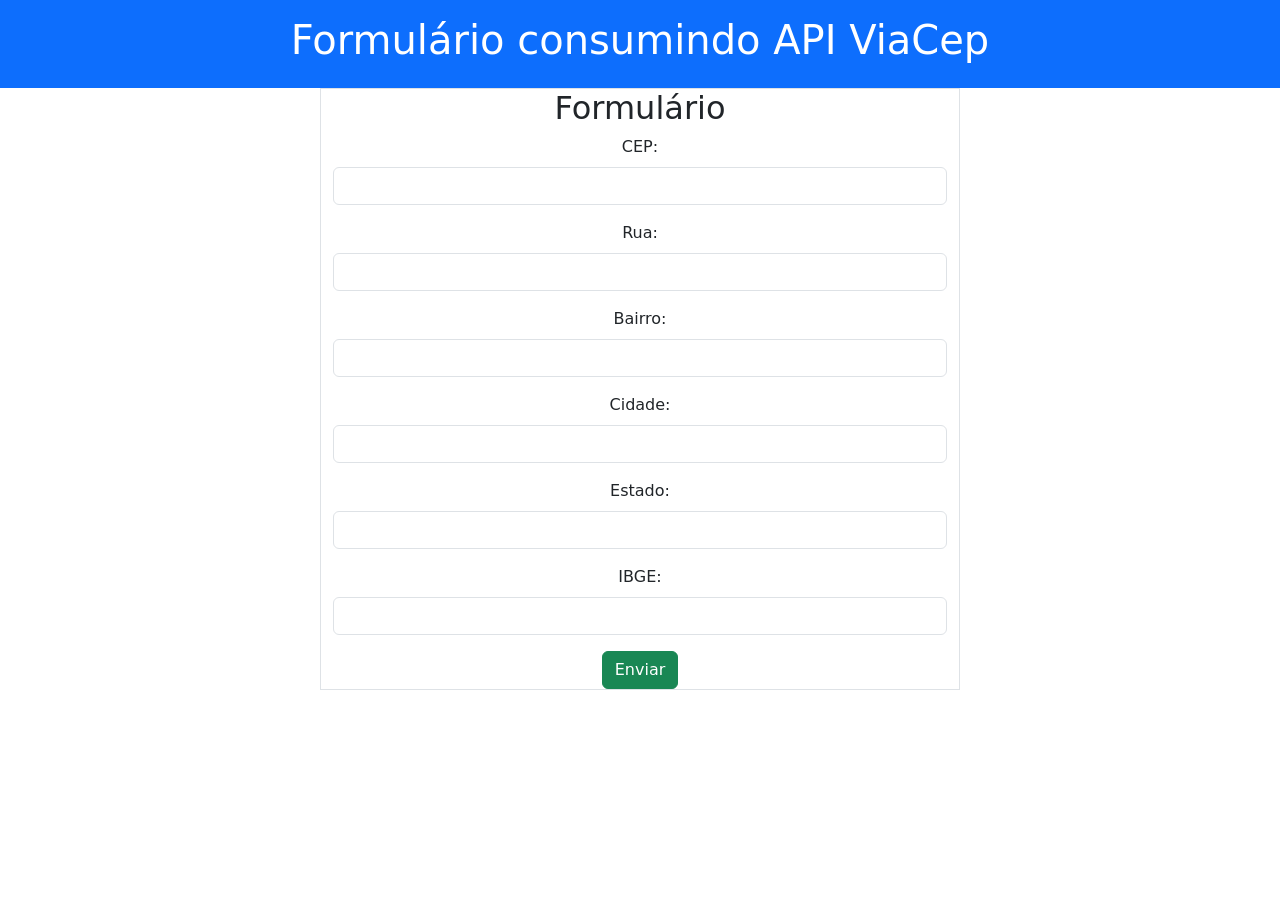
<file: front-end/aula_20082026/index.html>
<!DOCTYPE html>
<html lang="pt-br">
<head>
    <meta charset="UTF-8">
    <meta name="viewport" content="width=device-width, initial-scale=1.0">
    <link href="https://cdn.jsdelivr.net/npm/bootstrap@5.3.8/dist/css/bootstrap.min.css" rel="stylesheet" integrity="sha384-sRIl4kxILFvY47J16cr9ZwB07vP4J8+LH7qKQnuqkuIAvNWLzeN8tE5YBujZqJLB" crossorigin="anonymous">
    <title>Document</title>
</head>
<body>

    <div class="container-fluid text-center">
        <div class="row">
            <div class="col bg-primary text-white p-3">
                <h1> Formulário consumindo API ViaCep </h1>
            </div>
        </div>

        <div class="row">
            <div class="col-3"> </div>
            <div class="col-6 border"> 
                <h2> Formulário </h2>
                <form method="post">
                    <div class="mb-3">
                        <label for="cep" class="form-label">CEP:</label>
                    <input type="text" name="cep" class="form-control">
                    </div>

                    <div class="mb-3">
                        <label for="Rua" class="form-label">Rua:</label>
                    <input type="text" name="Rua" class="form-control">
                    </div>

                    <div class="mb-3">
                        <label for="Bairro" class="form-label">Bairro:</label>
                    <input type="text" name="Bairro" class="form-control">
                    </div>

                    <div class="mb-3">
                        <label for="Cidade" class="form-label">Cidade:</label>
                    <input type="text" name="Cidade" class="form-control">
                    </div>

                    <div class="mb-3">
                        <label for="Estado" class="form-label">Estado:</label>
                    <input type="text" name="Estado" class="form-control">
                    </div>

                    <div class="mb-3">
                        <label for="IBGE" class="form-label">IBGE:</label>
                    <input type="text" name="IBGE" class="form-control">
                    </div>

                    <input type="submit" value="Enviar" class="btn btn-success">
                </form>
            </div>
            <div class="col-3"> </div>
        </div>
    </div>


</body>
</html>
</file>
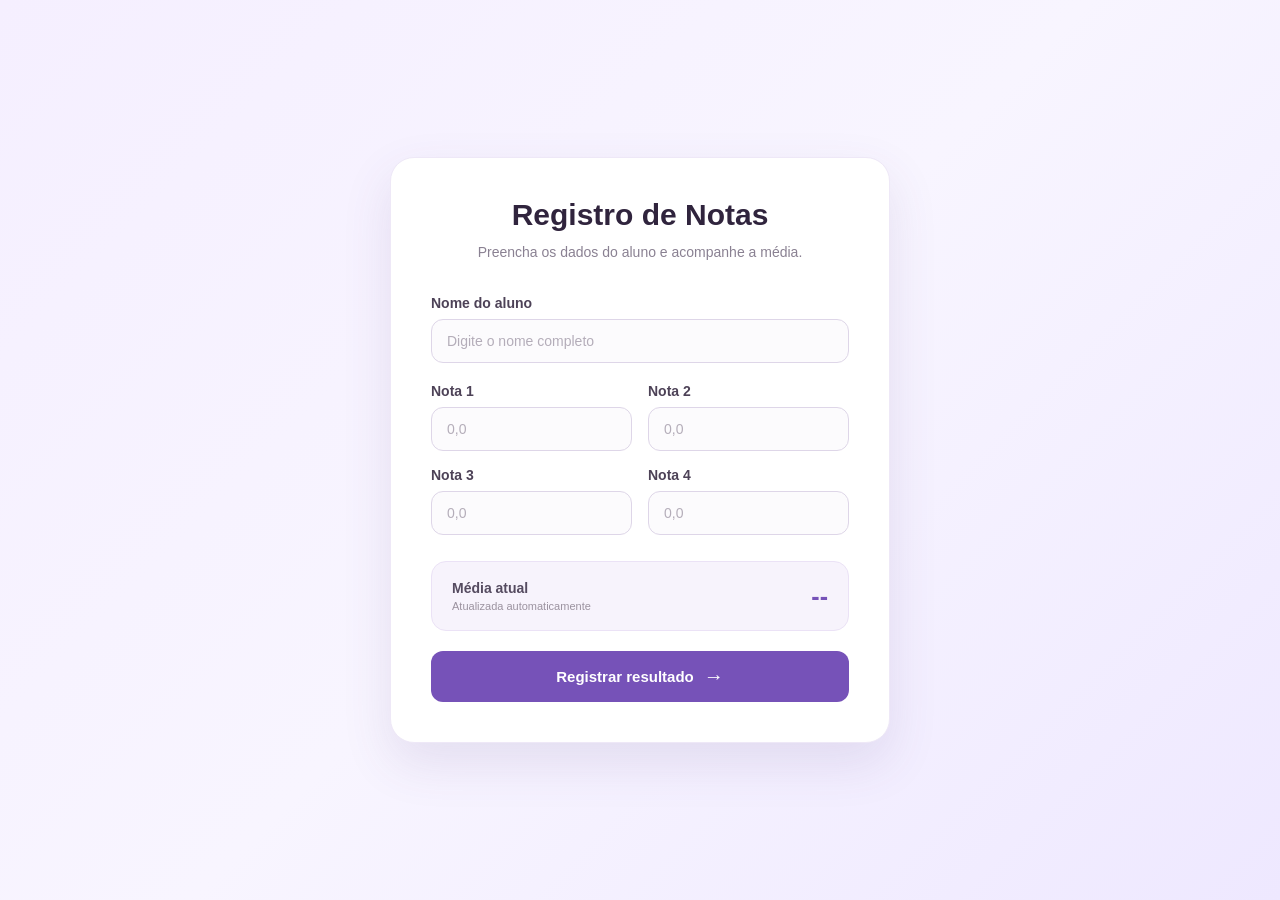
<file: front-end/DOJO/index.html>
<!DOCTYPE html>
<html lang="pt-BR">

<head>
    <meta charset="UTF-8">
    <meta name="viewport" content="width=device-width, initial-scale=1.0">

    <title>Registro de Notas</title>

    <link rel="stylesheet" href="style.css">
</head>

<body>

    <main class="container">

        <section class="card">

            <div class="cabecalho">

                <h1>Registro de Notas</h1>

                <p class="descricao">
                    Preencha os dados do aluno e acompanhe a média.
                </p>
            </div>

            <form id="formulario">

                <div class="campo">
                    <label for="nome">Nome do aluno</label>

                    <input
                        type="text"
                        id="nome"
                        placeholder="Digite o nome completo"
                        required
                    >
                </div>

                <div class="notas">

                    <div class="campo">
                        <label for="nota1">Nota 1</label>

                        <input
                            type="number"
                            id="nota1"
                            min="0"
                            max="10"
                            step="0.1"
                            placeholder="0,0"
                            required
                        >
                    </div>

                    <div class="campo">
                        <label for="nota2">Nota 2</label>

                        <input
                            type="number"
                            id="nota2"
                            min="0"
                            max="10"
                            step="0.1"
                            placeholder="0,0"
                            required
                        >
                    </div>

                    <div class="campo">
                        <label for="nota3">Nota 3</label>

                        <input
                            type="number"
                            id="nota3"
                            min="0"
                            max="10"
                            step="0.1"
                            placeholder="0,0"
                            required
                        >
                    </div>

                    <div class="campo">
                        <label for="nota4">Nota 4</label>

                        <input
                            type="number"
                            id="nota4"
                            min="0"
                            max="10"
                            step="0.1"
                            placeholder="0,0"
                            required
                        >
                    </div>

                </div>

                <div class="media-box">

                    <div>
                        <span>Média atual</span>
                        <small>Atualizada automaticamente</small>
                    </div>

                    <strong id="media">--</strong>

                </div>

                <button type="submit">
                    Registrar resultado
                    <span>→</span>
                </button>

            </form>

        </section>

    </main>

    <script src="script.js"></script>

</body>

</html>
</file>
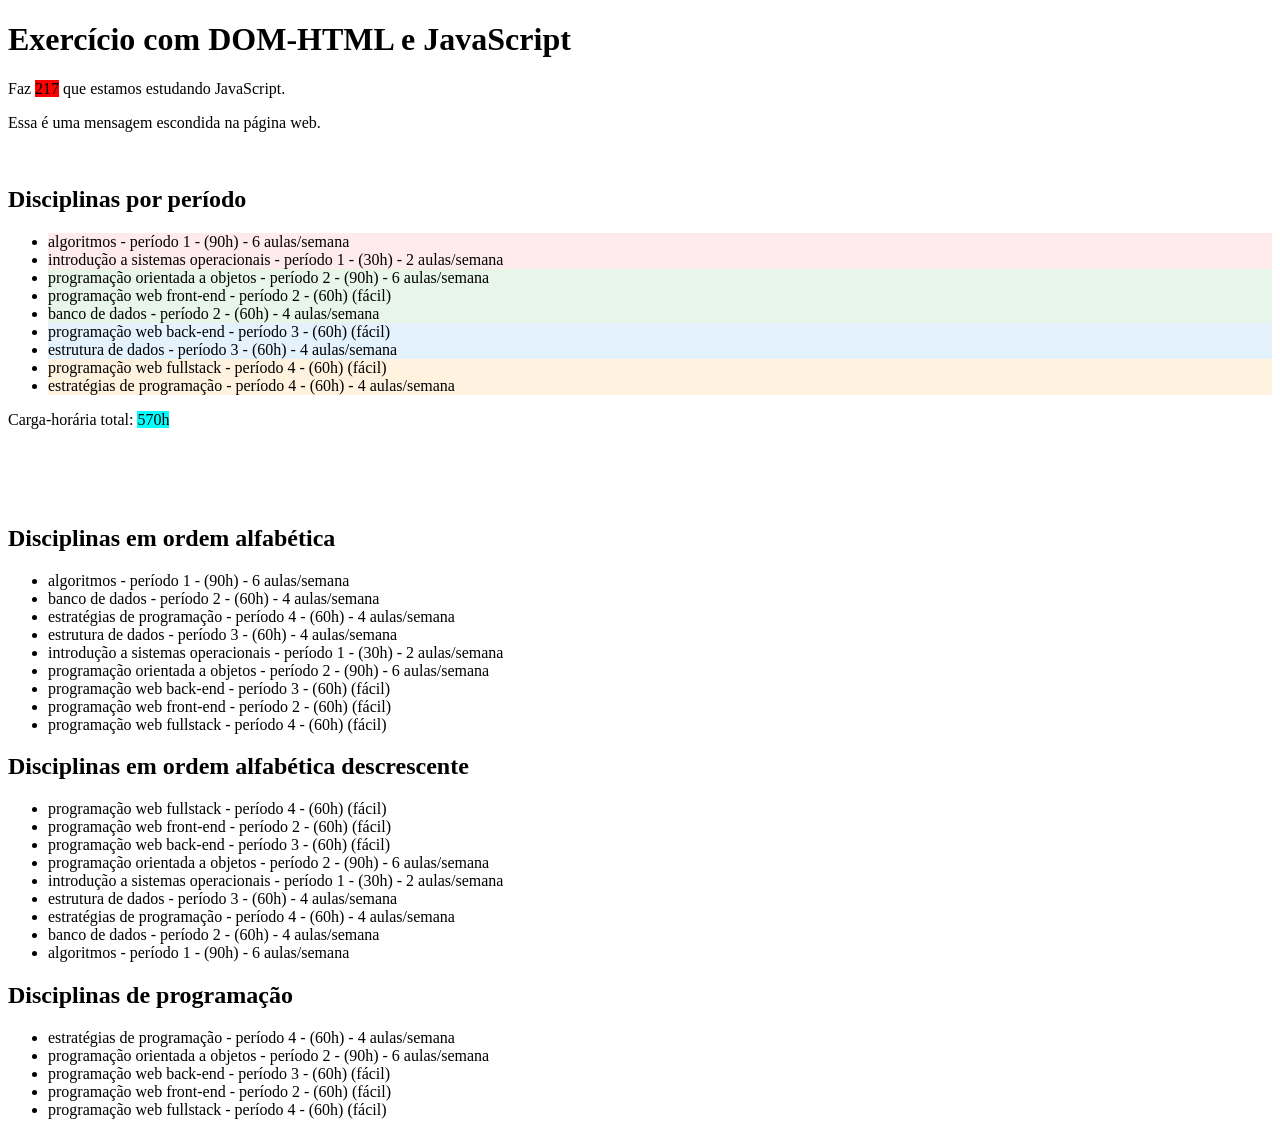
<file: front-end/revisao-doom-e-eventos/dom/index.html>
<!DOCTYPE HTML>
<html>
  <head>
    <meta http-equiv="content-type" content="text/html; charset=utf-8" />
    <title>Exercício com DOM-HTML</title>

    <style type="text/css" media="all">
      .invisivel {
        opacity: 0;
        transform: scale(0.1);
        max-height: 0;
      }

      .animada {
        transition: all linear 3s;
        opacity: 1;
        transform: scale(2);
        max-height: 100px;
      }

      .ch {
        background-color: cyan;
        transform: scale(2);
      }

      .mascara {
        overflow: hidden;
        width: 387px;
        height: 60px;
        position: relative;
      }

      .mascara .atrapalhando {
        position: absolute;
        left: 0;
        top: 0;
        height: 100%;
        width: 100%;
        background-color: red;
      }

      .mascara .utfpr {
        height: 60px;
        width: 3000px;
        background-image: url(http://portal.utfpr.edu.br/++theme++utfpr_branco/img/logo.png);
      }
    </style>
  </head>

  <body>
    <h1>Exercício com DOM-HTML</h1>

    <p>
      Faz <span class="dias"></span> que estamos estudando JavaScript.
    </p>

    <p class="invisivel">
      Essa é uma mensagem escondida na página web.
    </p>

    <p class="animada invisivel">
      Essa é uma mensagem animada na página web.
    </p>

    <h2>Disciplinas por período</h2>

    <ul>
      <li>ALGORITMOS - PERÍODO 1 - (90h)</li>
      <li>INTRODUÇÃO A SISTEMAS OPERACIONAIS - PERÍODO 1 - (30h)</li>
      <li>PROGRAMAÇÃO ORIENTADA A OBJETOS - PERÍODO 2 - (90h)</li>
      <li>PROGRAMAÇÃO WEB FRONT-END - PERÍODO 2 - (60h)</li>
      <li>BANCO DE DADOS - PERÍODO 2 - (60h)</li>
      <li>PROGRAMAÇÃO WEB BACK-END - PERÍODO 3 - (60h)</li>
      <li>ESTRUTURA DE DADOS - PERÍODO 3 - (60h)</li>
      <li>PROGRAMAÇÃO WEB FULLSTACK - PERÍODO 4 - (60h)</li>
      <li>ESTRATÉGIAS DE PROGRAMAÇÃO - PERÍODO 4 - (60h)</li>
    </ul>

    <p class="ch_total">Carga-horária total: </p>

    <div class="mascara">
      <div class="atrapalhando"></div>
      <div class="utfpr"></div>
    </div>

    <h2>Disciplinas em ordem alfabética</h2>
    <ul class="ordenado"></ul>

    <h2>Disciplinas em ordem alfabética descrescente</h2>
    <ul class="decrescente"></ul>

    <h2>Disciplinas de programação</h2>
    <ul class="programacao"></ul>

    <script src="script.js"></script>
  </body>
</html>
</file>
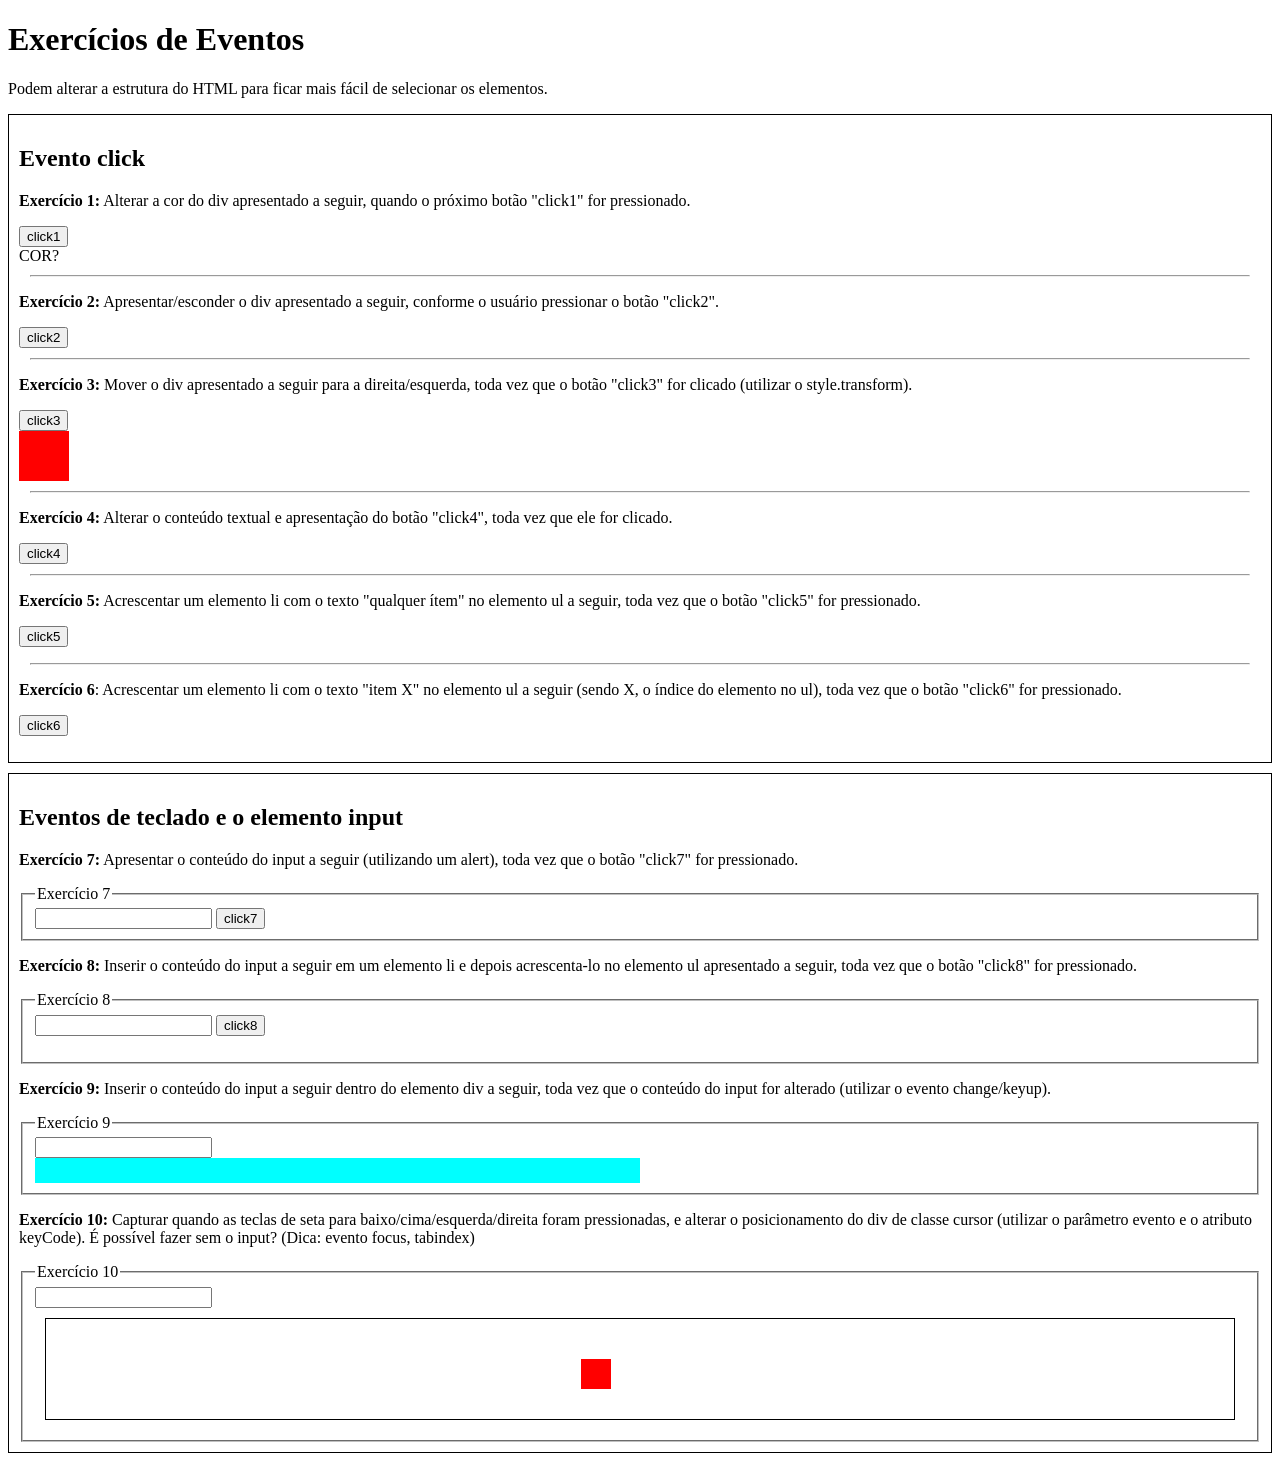
<file: front-end/revisao-doom-e-eventos/eventos/index.html>
<!DOCTYPE HTML>
<html>
  <head>
    <meta http-equiv="content-type" content="text/html; charset=utf-8" />
    <title>Exercícios de Eventos</title>

    <style type="text/css" media="all">
      div {
        transition: all linear 1s;
        max-height: 100px;
        background-color: white;
        overflow: hidden;
      }

      .escondido {
        max-height: 0;
      }

      section {
        padding: 10px;
        border: 1px solid black;
        margin-bottom: 10px;
      }

      section p span {
        font-weight: bold;
      }

      section hr {
        margin: 10px auto;
        width: 98%;
      }

      section .cursor {
        position: absolute;
        height: 30px;
        width: 30px;
        background-color: red;
      }
    </style>
  </head>

  <body>
    <header>
      <h1>Exercícios de Eventos</h1>
      <p>
        Podem alterar a estrutura do HTML para ficar mais fácil de selecionar os elementos.
      </p>
    </header>

    <section>
      <h2>Evento click</h2>

      <p>
        <span>Exercício 1:</span>
        Alterar a cor do div apresentado a seguir, quando o próximo botão "click1" for pressionado.
      </p>

      <button id="btn1">click1</button>
      <div id="div1">COR?</div>

      <hr />

      <p>
        <span>Exercício 2:</span>
        Apresentar/esconder o div apresentado a seguir, conforme o usuário pressionar o botão "click2".
      </p>

      <button id="btn2">click2</button>

      <div
        id="div2"
        class="escondido"
        style="background-color: yellow; height: 50px;"
      >
        Conteúdo secreto, escondido
      </div>

      <hr />

      <p>
        <span>Exercício 3:</span>
        Mover o div apresentado a seguir para a direita/esquerda, toda vez que o botão "click3" for clicado (utilizar o style.transform).
      </p>

      <button id="btn3">click3</button>

      <div
        id="div3"
        style="height: 50px; width: 50px; background-color: red; transform: translateX(0px);"
      ></div>

      <hr />

      <p>
        <span>Exercício 4:</span>
        Alterar o conteúdo textual e apresentação do botão "click4", toda vez que ele for clicado.
      </p>

      <button id="btn4">click4</button>

      <hr />

      <p>
        <span>Exercício 5:</span>
        Acrescentar um elemento li com o texto "qualquer ítem" no elemento ul a seguir, toda vez que o botão "click5" for pressionado.
      </p>

      <button id="btn5">click5</button>
      <ul id="ul5"></ul>

      <hr />

      <p>
        <span>Exercício 6</span>:
        Acrescentar um elemento li com o texto "item X" no elemento ul a seguir (sendo X, o índice do elemento no ul), toda vez que o botão "click6" for pressionado.
      </p>

      <button id="btn6">click6</button>
      <ul id="ul6"></ul>
    </section>

    <section>
      <h2>Eventos de teclado e o elemento input</h2>

      <p>
        <span>Exercício 7:</span>
        Apresentar o conteúdo do input a seguir (utilizando um alert), toda vez que o botão "click7" for pressionado.
      </p>

      <fieldset>
        <legend>Exercício 7</legend>

        <input type="text" id="input7" value="" />
        <button id="btn7">click7</button>
      </fieldset>

      <p>
        <span>Exercício 8:</span>
        Inserir o conteúdo do input a seguir em um elemento li e depois acrescenta-lo no elemento ul apresentado a seguir, toda vez que o botão "click8" for pressionado.
      </p>

      <fieldset>
        <legend>Exercício 8</legend>

        <input type="text" id="input8" value="" />
        <button id="btn8">click8</button>
        <ul id="ul8"></ul>
      </fieldset>

      <p>
        <span>Exercício 9:</span>
        Inserir o conteúdo do input a seguir dentro do elemento div a seguir, toda vez que o conteúdo do input for alterado (utilizar o evento change/keyup).
      </p>

      <fieldset>
        <legend>Exercício 9</legend>

        <div>
          <input type="text" id="input9" value="" />

          <div
            id="div9"
            style="height: 25px; width: 50%; background-color: cyan"
          ></div>
        </div>
      </fieldset>

      <p>
        <span>Exercício 10:</span>
        Capturar quando as teclas de seta para baixo/cima/esquerda/direita foram pressionadas, e alterar o posicionamento do div de classe cursor (utilizar o parâmetro evento e o atributo keyCode). É possível fazer sem o input? (Dica: evento focus, tabindex)
      </p>

      <fieldset>
        <legend>Exercício 10</legend>

        <input type="text" id="input10" value="" />

        <div
          style="position: relative; border: 1px solid black; margin: 10px; height: 100px;"
        >
          <div
            id="cursor"
            class="cursor"
            style="top: 40px; left: 45%;"
          ></div>
        </div>
      </fieldset>
    </section>

    <script src="script.js"></script>
  </body>
</html>
</file>
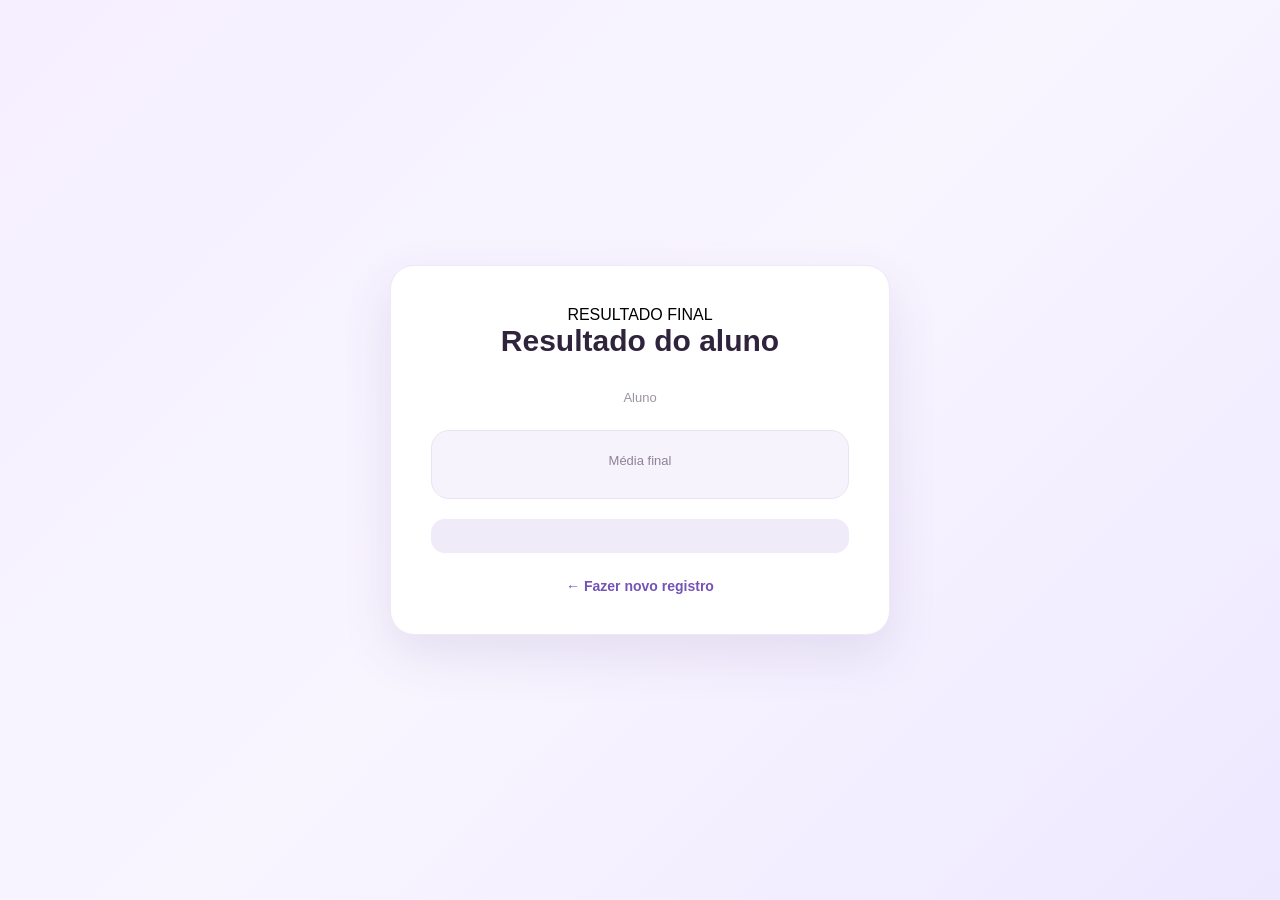
<file: front-end/DOJO/resultado.html>
<!DOCTYPE html>
<html lang="pt-BR">

<head>
    <meta charset="UTF-8">
    <meta name="viewport" content="width=device-width, initial-scale=1.0">

    <title>Resultado do Aluno</title>

    <link rel="stylesheet" href="style.css">
</head>

<body>

    <main class="container">

        <section class="card resultado-card">

            <div class="cabecalho">

                <p class="subtitulo">RESULTADO FINAL</p>

                <h1>Resultado do aluno</h1>
            </div>

            <div class="resultado-conteudo">

                <p class="texto-nome">
                    Aluno
                </p>

                <h2 id="nomeAluno"></h2>

                <div class="resultado-media">

                    <span>Média final</span>

                    <strong id="mediaAluno"></strong>

                </div>

                <div class="situacao" id="situacao">
                    <span id="resultadoAluno"></span>
                </div>

            </div>

            <a href="index.html" class="voltar">
                ← Fazer novo registro
            </a>

        </section>

    </main>

    <script src="resultado.js"></script>

</body>

</html>
</file>
<file: front-end/DOJO/style.css>
* {
    box-sizing: border-box;
    margin: 0;
    padding: 0;
}

body {
    font-family: Arial, Helvetica, sans-serif;
    background: linear-gradient(135deg, #f5efff, #f8f5ff, #eee8ff);

    min-height: 100vh;

    display: flex;
    justify-content: center;
    align-items: center;

    padding: 30px;
}

.container {
    width: 100%;
    max-width: 500px;
}

.card {
    background-color: #ffffff;

    padding: 40px;

    border-radius: 24px;

    box-shadow:
        0 20px 50px rgba(87, 62, 130, 0.12);

    border: 1px solid #eee8f7;
}


/* CABEÇALHO */

.cabecalho {
    text-align: center;
    margin-bottom: 32px;
}



h1 {
    color: #30243d;

    font-size: 30px;

    margin-bottom: 10px;
}

.descricao {
    color: #8a8192;

    font-size: 14px;

    line-height: 1.5;
}


/* CAMPOS */

.campo {
    margin-bottom: 20px;
}

.campo label {
    display: block;

    color: #4d4257;

    font-size: 14px;

    font-weight: bold;

    margin-bottom: 8px;
}

.campo input {
    width: 100%;

    padding: 13px 15px;

    border: 1px solid #ded6e8;

    border-radius: 12px;

    background-color: #fcfbfd;

    color: #403747;

    font-size: 14px;

    outline: none;

    transition: 0.2s;
}

.campo input:focus {
    border-color: #9a78cf;

    background-color: #ffffff;

    box-shadow: 0 0 0 3px rgba(154, 120, 207, 0.12);
}

.campo input::placeholder {
    color: #b4adb9;
}


/* NOTAS */


.notas {
    display: grid;

    grid-template-columns: 1fr 1fr;

    gap: 0 16px;
}

.notas .campo {
    margin-bottom: 16px;
}


/* MÉDIA */

.media-box {
    margin-top: 10px;

    padding: 18px 20px;

    border-radius: 15px;

    background-color: #f7f3fc;

    border: 1px solid #ebe2f6;

    display: flex;

    align-items: center;

    justify-content: space-between;
}

.media-box div {
    display: flex;

    flex-direction: column;

    gap: 4px;
}

.media-box span {
    color: #554b60;

    font-size: 14px;

    font-weight: bold;
}

.media-box small {
    color: #9b929f;

    font-size: 11px;
}

.media-box strong {
    color: #7652b8;

    font-size: 25px;
}


/* BOTÃO */

button {
    width: 100%;

    margin-top: 20px;

    padding: 14px 18px;

    border: none;

    border-radius: 12px;

    background-color: #7652b8;

    color: white;

    font-size: 15px;

    font-weight: bold;

    cursor: pointer;

    transition: 0.2s;

    display: flex;

    justify-content: center;

    align-items: center;

    gap: 10px;
}

button:hover {
    background-color: #6745a4;

    transform: translateY(-1px);
}

button span {
    font-size: 20px;
}


/* RESULTADO */

.resultado-card {
    text-align: center;
}

.resultado-conteudo {
    margin-top: 10px;
}

.texto-nome {
    color: #9b929f;

    font-size: 13px;

    margin-bottom: 5px;
}

#nomeAluno {
    color: #30243d;

    font-size: 22px;

    margin-bottom: 25px;
}

.resultado-media {
    background-color: #f7f3fc;

    border: 1px solid #ebe2f6;

    border-radius: 18px;

    padding: 22px;

    display: flex;

    flex-direction: column;

    gap: 8px;
}

.resultado-media span {
    color: #8d8395;

    font-size: 13px;
}

.resultado-media strong {
    color: #7652b8;

    font-size: 38px;
}


/* SITUAÇÃO */

.situacao {
    margin-top: 20px;

    padding: 17px;

    border-radius: 14px;

    background-color: #f0ebf8;

    color: #7652b8;

    font-size: 20px;

    font-weight: bold;

    letter-spacing: 1px;
}


/* VOLTAR */

.voltar {
    display: block;

    margin-top: 25px;

    color: #7652b8;

    text-decoration: none;

    font-size: 14px;

    font-weight: bold;
}

.voltar:hover {
    text-decoration: underline;
}
</file>
